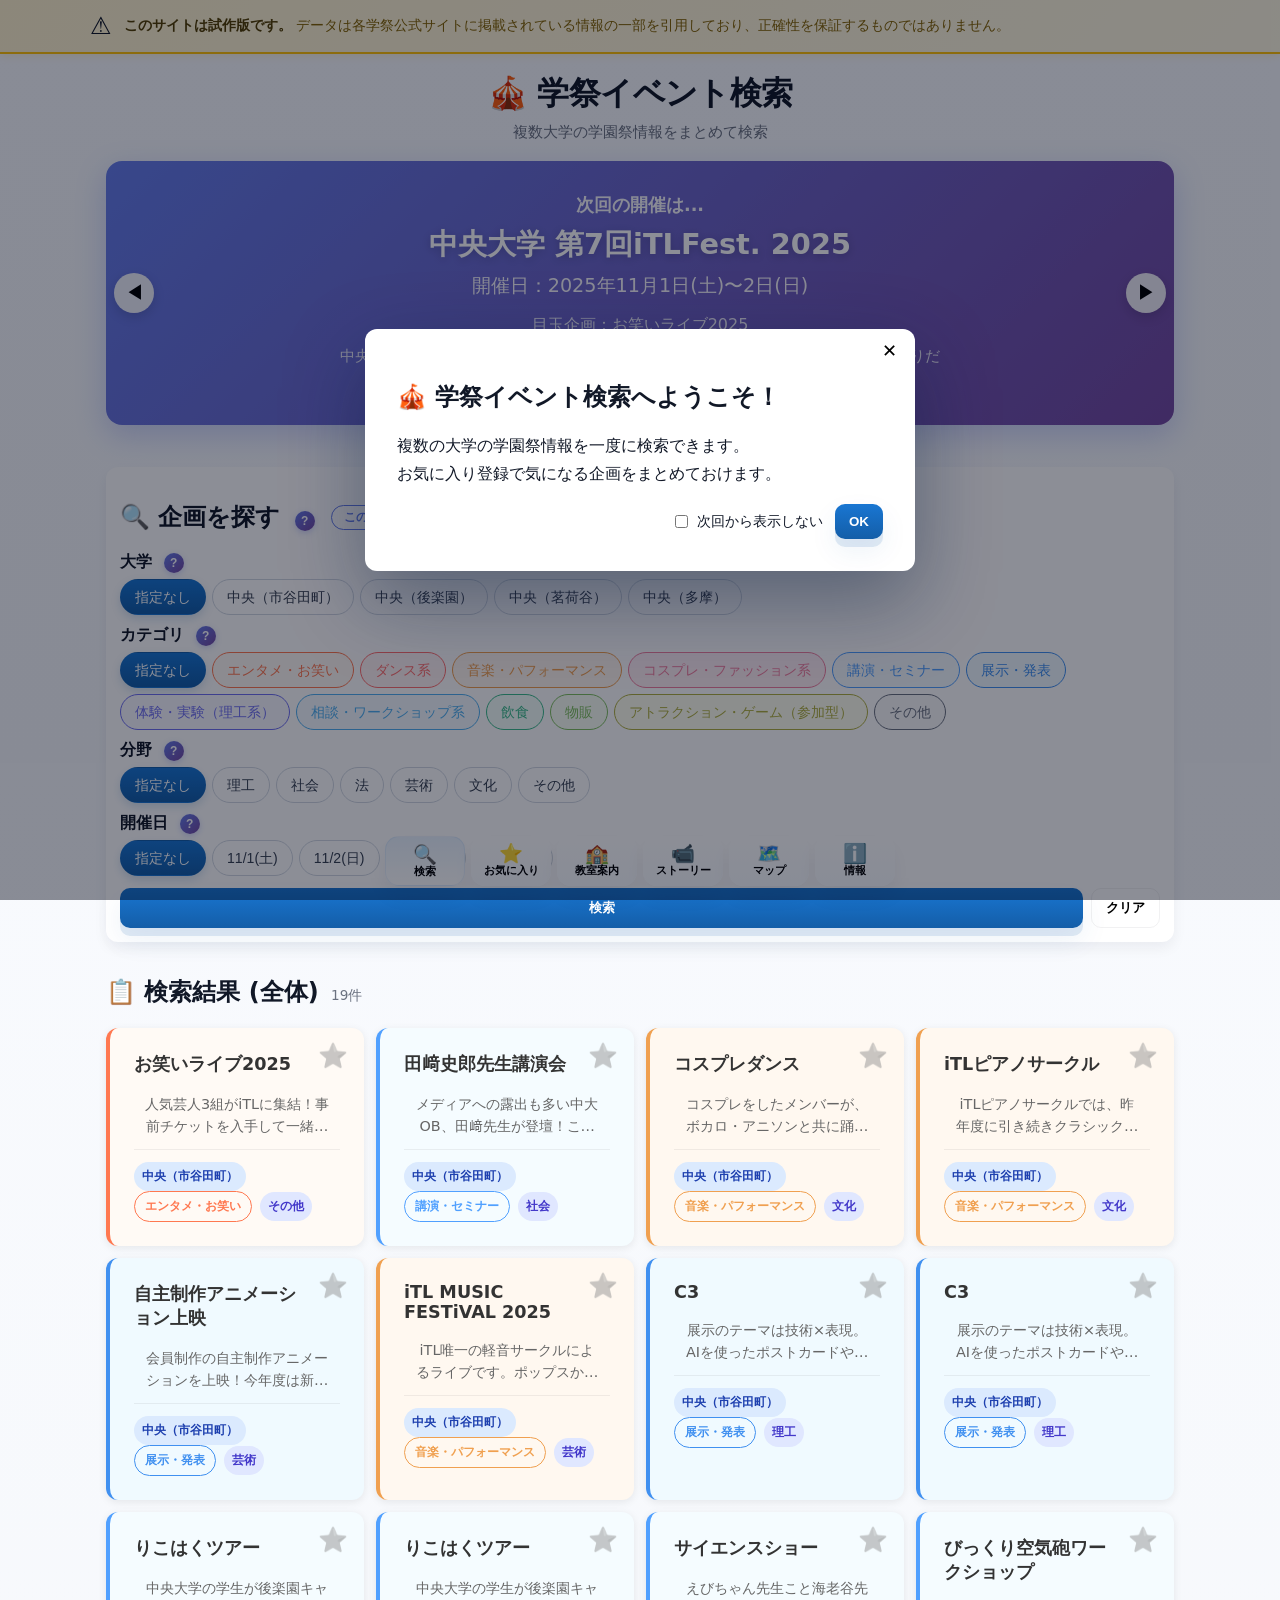
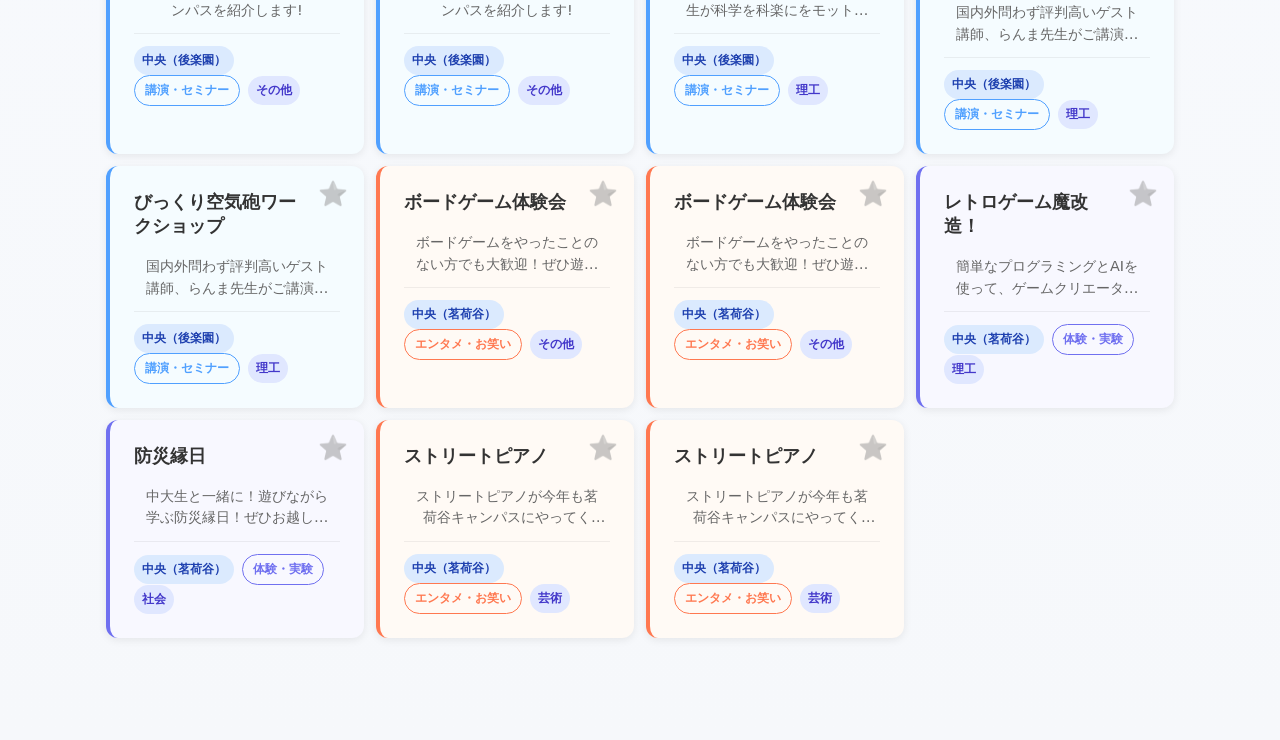
<file: index.html>
<!DOCTYPE html>
<html lang="ja">
<head>
  <meta charset="utf-8" />
  <meta name="viewport" content="width=device-width,initial-scale=1" />
  <title>学祭イベント検索</title>
  <!-- OGP -->
  <meta name="description" content="複数の大学の学園祭企画をまとめて検索できます。大学・カテゴリ・分野・開催日で絞り込んで、気になる企画を見つけよう！" />
  <meta property="og:title" content="学祭イベント検索" />
  <meta property="og:description" content="複数の大学の学園祭企画をまとめて検索できます。大学・カテゴリ・分野・開催日で絞り込んで、気になる企画を見つけよう！" />
  <meta property="og:type" content="website" />
  <meta property="og:url" content="https://itlfest-test.github.io/2025Ex-3/index.html" />
  <meta property="og:site_name" content="学祭イベント検索" />
  <meta property="og:locale" content="ja_JP" />
  <meta name="twitter:card" content="summary" />
  <meta name="twitter:title" content="学祭イベント検索" />
  <meta name="twitter:description" content="複数の大学の学園祭企画をまとめて検索できます。大学・カテゴリ・分野・開催日で絞り込んで、気になる企画を見つけよう！" />
  <meta name="twitter:site" content="@itlfest_executive_committie" />
  <link rel="stylesheet" href="styles.css" />
</head>
<body>

  <div class="notice-banner">
    <div class="notice-content">
      <span class="notice-icon">⚠️</span>
      <p class="notice-text">
        <strong>このサイトは試作版です。</strong>
        データは各学祭公式サイトに掲載されている情報の一部を引用しており、正確性を保証するものではありません。
      </p>
    </div>
  </div>

  <header class="site-header">
    <h1>🎪 学祭イベント検索</h1>
    <p class="subtitle">複数大学の学園祭情報をまとめて検索</p>
  </header>

  <section id="festival-slider-section" class="festival-slider">
    <div class="slider-container">
      <button class="slider-btn prev" id="sliderPrev" aria-label="前へ">◀</button>
      <div class="slider-content festival-slider-card" id="sliderContent">
        <h3 class="slider-title">次回の開催は...</h3>
        <p class="slider-festival-name" id="sliderFestivalName">読み込み中...</p>
        <p class="slider-dates" id="sliderDates"></p>
        <p class="slider-highlight" id="sliderHighlight"></p>
        <p class="slider-message" id="sliderMessage"></p>
      </div>
      <button class="slider-btn next" id="sliderNext" aria-label="次へ">▶</button>
    </div>
    <div class="slider-dots" id="sliderDots"></div>
  </section>

  <div class="container">

    <section id="search-area" class="card">
      <h2>🔍 企画を探す
        <button class="info-btn search-help-btn" id="searchHelpBtn" aria-label="検索の説明">?</button>
        <button class="page-help-btn" data-page="search" aria-label="このページについて">このページについて</button>
      </h2>

      <div class="filter-group">
        <label class="filter-title">大学
          <button class="info-btn" data-type="university" aria-label="大学の説明">?</button>
        </label>
        <div class="chip-group" data-field="university"></div>
      </div>

      <div class="filter-group">
        <label class="filter-title">カテゴリ
          <button class="info-btn" data-type="category" aria-label="カテゴリの説明">?</button>
        </label>
        <div class="chip-group" data-field="category"></div>
      </div>

      <div class="filter-group">
        <label class="filter-title">分野
          <button class="info-btn" data-type="field" aria-label="分野の説明">?</button>
        </label>
        <div class="chip-group" data-field="field"></div>
      </div>

      <div class="filter-group">
        <label class="filter-title">開催日
          <button class="info-btn" data-type="date" aria-label="開催日の説明">?</button>
        </label>
        <div class="chip-group" data-field="date"></div>
      </div>

      <div style="display:flex;gap:8px;margin-top:12px;">
        <button id="searchBtn" class="btn primary-3d" style="flex:1;">検索</button>
        <button id="clearBtn" class="btn ghost">クリア</button>
      </div>
    </section>

    <section id="results-area">
      <h2 id="results-title">📋 検索結果 <span id="filter-status" class="filter-status">(全体)</span> <span id="results-count" class="results-count"></span></h2>
      <div id="results" class="results-grid"></div>
      <div id="no-results" class="muted" hidden>該当する企画が見つかりませんでした。</div>
    </section>

    <section id="favorites-area" class="card hidden">
      <h2>⭐ お気に入り <button class="page-help-btn" data-page="favorites" aria-label="このページについて">このページについて</button></h2>
      <div id="favorites-table-wrap">
        <table class="fav-table">
          <thead>
            <tr>
              <th>日付</th>
              <th>時間</th>
              <th>企画名</th>
              <th></th>
            </tr>
          </thead>
          <tbody id="favorites-table-body">
            <tr><td colspan="4" class="muted" style="padding:16px;text-align:center;">お気に入りはまだありません。</td></tr>
          </tbody>
        </table>
      </div>
      <hr style="margin:1.5rem 0;">
      <h3>🕘 履歴</h3>
      <div id="fav-history"></div>
    </section>

    <section id="room-guide-area" class="card hidden">
      <h2>🏫 教室案内 <button class="page-help-btn" data-page="room-guide" aria-label="このページについて">このページについて</button></h2>
      <div class="room-guide-form">
        <div class="room-guide-fixed">
          <span class="room-guide-label">出発地</span>
          <div class="room-guide-origin">📍 キャンパス入口（正門）</div>
        </div>
        <div class="room-guide-arrow">↓</div>
        <div class="room-guide-selects">
          <span class="room-guide-label">到着地</span>
          <select id="room-campus" class="options" style="margin-bottom:8px;">
            <option value="">キャンパスを選択</option>
          </select>
          <select id="room-building" class="options" style="margin-bottom:8px;" disabled>
            <option value="">建物を選択</option>
          </select>
          <select id="room-room" class="options" disabled>
            <option value="">教室を選択</option>
          </select>
        </div>
        <button id="room-guide-btn" class="btn primary-3d" style="margin-top:12px;width:100%;">案内を見る</button>
      </div>
      <div id="room-guide-result" class="hidden" style="margin-top:20px;">
        <div class="room-result-card">
          <div class="room-result-title" id="room-result-title"></div>
          <div class="room-result-desc" id="room-result-desc"></div>
          <div class="room-map-placeholder" id="room-map-placeholder">
            <p>🗺️ フロアマップ</p>
            <p style="font-size:0.85em;color:#9ca3af;">準備中</p>
          </div>
        </div>
      </div>
    </section>

    <section id="story-area" class="card hidden">
      <h2>📹 ストーリー <button class="page-help-btn" data-page="story" aria-label="このページについて">このページについて</button></h2>
      <div id="story-list" class="story-grid"></div>
      <div id="story-empty" style="text-align:center;padding:40px 20px;color:#9ca3af;">
        <p style="font-size:1.4em;">🎬</p>
        <p>動画を準備中です</p>
        <p style="font-size:0.85em;margin-top:4px;">近日公開予定</p>
      </div>
    </section>

    <section id="map-area" class="card hidden">
      <h2>🗺️ キャンパスマップ <button class="page-help-btn" data-page="map" aria-label="このページについて">このページについて</button></h2>
      <!-- ご来場の際のご案内 -->
      <div class="visitor-guide-section">
        <h3>🧭 ご来場の際のご案内</h3>
        <div class="visitor-guide-list">
          <a href="https://itlfest-test.github.io/priorityarea/" id="accessibilityGuideLink" class="visitor-guide-item" target="_blank" rel="noopener">
            <span class="visitor-guide-icon">♿</span>
            <div>
              <div class="visitor-guide-title">車いすスペース・優先席のご案内</div>
              <div class="visitor-guide-desc">バリアフリー設備・優先席の場所をご確認いただけます</div>
            </div>
            <span class="visitor-guide-arrow">›</span>
          </a>
        </div>
      </div>
      <hr style="margin:1.5rem 0;">
      <div style="text-align:center;padding:60px 20px;background:#f9fafb;border-radius:8px;color:#6b7280;">
        <p style="font-size:1.2em;margin-bottom:8px;">🗺️</p>
        <p>マップ機能は準備中です</p>
        <p style="font-size:0.9em;margin-top:8px;">近日公開予定</p>
      </div>
    </section>

    <section id="info-area" class="card hidden">
      <h2>ℹ️ 情報 <button class="page-help-btn" data-page="info" aria-label="このページについて">このページについて</button></h2>
      <!-- ダークモードトグル -->
      <div class="darkmode-toggle-row">
        <span class="darkmode-label">🌙 ダークモード</span>
        <button class="darkmode-toggle" id="darkmodeToggle" aria-label="ダークモード切替">
          <span class="darkmode-thumb"></span>
        </button>
      </div>
      <hr style="margin:1rem 0 2rem;">
      <div class="info-section">
        <h3>🔗 協力大学 学祭公式サイト</h3>
        <div id="links-list" class="links-list"></div>
      </div>
      <hr style="margin:2rem 0;">
      <div class="info-section">
        <h3>📧 お問い合わせ</h3>
        <div id="contact-info" class="contact-info"></div>
      </div>
      <hr style="margin:2rem 0;">
      <div class="info-section">
        <h3>📋 更新履歴</h3>
        <div id="changelog-area"></div>
      </div>
    </section>

  <!-- 更新履歴 全件モーダル -->
  <div id="changelogModal" class="modal hidden">
    <div class="modal-content" style="max-width:560px;">
      <button class="modal-close" id="changelogClose">✕</button>
      <h3 style="margin:0 0 1rem;color:#667eea;">📋 更新履歴 全件</h3>
      <div id="changelog-all"></div>
      <div class="modal-actions">
        <button id="changelogOk" class="btn primary-3d">閉じる</button>
      </div>
    </div>
  </div>

  <!-- ページ説明モーダル -->
  <div id="pageHelpModal" class="modal hidden">
    <div class="modal-content" style="max-width:520px;">
      <button class="modal-close" id="pageHelpClose">✕</button>
      <h3 id="pageHelpTitle" style="margin:0 0 1rem;color:#667eea;"></h3>
      <div id="pageHelpText" style="line-height:1.8;color:#4a5568;font-size:0.95rem;"></div>
      <div class="modal-actions">
        <button id="pageHelpOk" class="btn primary-3d">閉じる</button>
      </div>
    </div>
  </div>

  </div><!-- /.container -->

  <!-- ボトムナビ（PC・タブレット） -->
  <nav class="bottom-nav" id="bottom-nav">
    <button class="nav-btn active" data-view="search">
      <span class="nav-icon">🔍</span>
      <span class="nav-label">検索</span>
    </button>
    <button class="nav-btn" data-view="favorites">
      <span class="nav-icon">⭐</span>
      <span class="nav-label">お気に入り</span>
    </button>
    <button class="nav-btn" data-view="room-guide">
      <span class="nav-icon">🏫</span>
      <span class="nav-label">教室案内</span>
    </button>
    <button class="nav-btn" data-view="story">
      <span class="nav-icon">📹</span>
      <span class="nav-label">ストーリー</span>
    </button>
    <button class="nav-btn" data-view="map">
      <span class="nav-icon">🗺️</span>
      <span class="nav-label">マップ</span>
    </button>
    <button class="nav-btn" data-view="info">
      <span class="nav-icon">ℹ️</span>
      <span class="nav-label">情報</span>
    </button>
  </nav>

  <!-- ハンバーガーボタン（スマホのみ表示・右下） -->
  <button class="hamburger-toggle" id="hamburger-toggle" aria-label="メニューを開く">
    <span></span><span></span><span></span>
  </button>

  <!-- オーバーレイ -->
  <div class="hamburger-overlay" id="hamburger-overlay"></div>

  <!-- スライドアップメニュー -->
  <div class="hamburger-menu" id="hamburger-menu">
    <div class="hamburger-menu-inner">
      <!-- 上段4つ -->
      <button class="nav-btn active" data-view="search">
        <span class="nav-icon">🔍</span>
        <span class="nav-label">検索</span>
      </button>
      <button class="nav-btn" data-view="favorites">
        <span class="nav-icon">⭐</span>
        <span class="nav-label">お気に入り</span>
      </button>
      <button class="nav-btn" data-view="room-guide">
        <span class="nav-icon">🏫</span>
        <span class="nav-label">教室案内</span>
      </button>
      <button class="nav-btn" data-view="info">
        <span class="nav-icon">ℹ️</span>
        <span class="nav-label">情報</span>
      </button>
    </div>
    <div class="hamburger-menu-inner hamburger-menu-bottom">
      <!-- 下段 -->
      <button class="nav-btn" data-view="story">
        <span class="nav-icon">📹</span>
        <span class="nav-label">ストーリー</span>
      </button>
      <button class="nav-btn" data-view="map">
        <span class="nav-icon">🗺️</span>
        <span class="nav-label">マップ</span>
      </button>
      <div class="nav-coming-soon">
        <span class="nav-icon">✨</span>
        <span class="nav-label">coming soon...</span>
      </div>
      <div class="nav-coming-soon">
        <span class="nav-icon">✨</span>
        <span class="nav-label">coming soon...</span>
      </div>
    </div>
  </div>

  <!-- モーダル群 -->
  <div id="introModal" class="modal hidden">
    <div class="modal-content">
      <button id="introClose" class="modal-close">✕</button>
      <h2>🎪 学祭イベント検索へようこそ！</h2>
      <p>複数の大学の学園祭情報を一度に検索できます。<br>お気に入り登録で気になる企画をまとめておけます。</p>
      <div class="modal-actions">
        <label style="display:flex;align-items:center;gap:6px;font-size:0.9rem;">
          <input type="checkbox" id="dontShow"><span>次回から表示しない</span>
        </label>
        <button id="introOk" class="btn primary-3d">OK</button>
      </div>
    </div>
  </div>

  <div id="descModal" class="modal hidden">
    <div class="modal-content">
      <button id="descClose" class="modal-close">✕</button>
      <h3 id="descTitle"></h3>
      <p id="descText"></p>
      <div class="modal-actions">
        <button id="descOk" class="btn primary-3d">閉じる</button>
      </div>
    </div>
  </div>

  <script src="script.js"></script>
</body>
</html>
</file>
<file: styles.css>
/* ダークモード変数 */
:root { color-scheme: only light; }
[data-theme="dark"]{
  --bg:#0f172a;--card:#1e293b;--muted:#94a3b8;
  color-scheme: dark;
}
[data-theme="dark"] body{background:#0f172a;color:#e2e8f0;}
[data-theme="dark"] .card{background:#1e293b;box-shadow:0 6px 14px rgba(0,0,0,0.3);}
/* タイル企画名・本文 */
[data-theme="dark"] .result-card{background:#1e293b;color:#e2e8f0;}
[data-theme="dark"] .result-card h4{color:#f1f5f9 !important;}
[data-theme="dark"] .result-card .muted{color:#94a3b8;}
[data-theme="dark"] .result-card .card-meta{color:#94a3b8;border-top-color:#334155;}
[data-theme="dark"] .university-tag{background:#1e3a5f;color:#93c5fd;}
[data-theme="dark"] .field-tag{background:#312e81;color:#a5b4fc;}
/* モーダル */
[data-theme="dark"] .modal-content{background:#1e293b;color:#e2e8f0;}
[data-theme="dark"] .modal-content p,[data-theme="dark"] #descText{color:#cbd5e1;}
[data-theme="dark"] #descTitle{color:#93c5fd;}
[data-theme="dark"] .modal-close{color:#94a3b8;}
/* お気に入りテーブル */
[data-theme="dark"] .fav-table thead tr{background:#273449;}
[data-theme="dark"] .fav-table th{color:#cbd5e1;border-color:#334155;}
[data-theme="dark"] .fav-table tbody tr:hover{background:#273449;}
[data-theme="dark"] .fav-table-link{color:#93c5fd;}
[data-theme="dark"] .fav-table-date,[data-theme="dark"] .fav-table-time,[data-theme="dark"] .fav-table-uni{color:#94a3b8;}
/* 情報ページ */
[data-theme="dark"] .contact-info{background:#273449;border-color:#334155;}
[data-theme="dark"] .link-card{background:#273449;border-color:#334155;}
[data-theme="dark"] .link-card-title{color:#f1f5f9;}
[data-theme="dark"] .link-card-campus{color:#94a3b8;}
[data-theme="dark"] .link-card-festival{color:#cbd5e1;}
[data-theme="dark"] .link-card-url{color:#93c5fd;}
[data-theme="dark"] .sns-link{color:#93c5fd;}
[data-theme="dark"] .contact-item{background:#1e293b;}
[data-theme="dark"] .contact-label{color:#cbd5e1;}
[data-theme="dark"] .contact-value,[data-theme="dark"] .contact-link{color:#93c5fd;}
[data-theme="dark"] .info-section h3{color:#93c5fd;}
/* 試作バナー */
[data-theme="dark"] .notice-banner{background:linear-gradient(135deg,#2d2a1a,#1e1b0a);border-color:#b45309;}
[data-theme="dark"] .notice-text{color:#fcd34d;}
[data-theme="dark"] .notice-text strong{color:#fde68a;}
[data-theme="dark"] .notice-icon{filter:none;}
/* Chips */
[data-theme="dark"] .chip-btn{background:#1e293b;border-color:#334155;color:#cbd5e1;}
[data-theme="dark"] .chip-btn:hover{background:#273449;border-color:#667eea;color:#93c5fd;}
/* その他 */
[data-theme="dark"] .campus-info-item{background:#273449;}
[data-theme="dark"] .changelog-item{color:#cbd5e1;}
[data-theme="dark"] .changelog-version-date{color:#94a3b8;}
[data-theme="dark"] .changelog-entry{border-bottom-color:#334155;}
[data-theme="dark"] .share-cancel,[data-theme="dark"] .share-option{background:#273449;border-color:#334155;color:#e2e8f0;}
[data-theme="dark"] select.options{background:#1e293b;border-color:#334155;color:#e2e8f0;}
[data-theme="dark"] .btn{background:#1e293b;color:#e2e8f0;}
[data-theme="dark"] .btn.ghost{background:transparent;color:#94a3b8;}
[data-theme="dark"] .hamburger-menu{background:#1e293b;}
[data-theme="dark"] .hamburger-menu .nav-btn{background:#273449;color:#e2e8f0;}
[data-theme="dark"] .hamburger-menu .nav-btn .nav-label{color:#cbd5e1;}
[data-theme="dark"] .nav-btn{background:linear-gradient(180deg,#1e293b,#273449);color:#e2e8f0;}
[data-theme="dark"] .nav-btn .nav-label{color:#94a3b8;}
[data-theme="dark"] .nav-btn.active{background:linear-gradient(180deg,#1e3a5f,#1e293b);}
[data-theme="dark"] .filter-title{color:#e2e8f0;}
[data-theme="dark"] .site-header h1,[data-theme="dark"] h2,[data-theme="dark"] h3{color:#e2e8f0;}
[data-theme="dark"] .subtitle{color:#94a3b8;}
[data-theme="dark"] .room-result-card{background:#273449;border-color:#334155;}
[data-theme="dark"] .room-result-title{color:#93c5fd;}
[data-theme="dark"] .room-result-desc{color:#cbd5e1;}
[data-theme="dark"] .room-map-placeholder{background:#1e293b;color:#94a3b8;}
[data-theme="dark"] .room-guide-fixed{background:#1e3a5f;color:#93c5fd;}
[data-theme="dark"] .campus-info-label{color:#94a3b8;}
[data-theme="dark"] .history-item{background:#273449;border-color:#334155;}
[data-theme="dark"] .page-help-btn{border-color:#667eea;color:#93c5fd;}
[data-theme="dark"] .campus-info-btn{border-color:#667eea;color:#93c5fd;}
.results-count{font-size:0.85rem;color:var(--muted);font-weight:normal;margin-left:4px;}
[data-theme="dark"] .filter-status{color:#94a3b8;}

/* ダークモードトグルスイッチ */
.darkmode-toggle-row{display:flex;align-items:center;gap:12px;padding:8px 0;}
.darkmode-label{font-weight:600;font-size:0.95rem;}
.darkmode-toggle{width:48px;height:26px;border-radius:999px;background:#d1d5db;border:none;cursor:pointer;position:relative;transition:background .2s;padding:0;flex-shrink:0;}
.darkmode-toggle.on{background:linear-gradient(135deg,#667eea,#764ba2);}
.darkmode-thumb{position:absolute;top:3px;left:3px;width:20px;height:20px;border-radius:50%;background:#fff;transition:transform .2s;display:block;}
.darkmode-toggle.on .darkmode-thumb{transform:translateX(22px);}

/* モーダルスクロール: 背面スクロールを防ぐ */
body.modal-open{overflow:hidden;}

:root{--bg:#f6f8fb;--card:#ffffff;--accent:#1976d2;--accent-dark:#145ea8;--muted:#6b7280;--radius:12px;--shadow-1:0 6px 14px rgba(16,24,40,0.06);}
*{box-sizing:border-box;}
body{margin:0;font-family:system-ui,-apple-system,"Segoe UI Emoji","Apple Color Emoji","Noto Color Emoji","Noto Sans JP","Hiragino Kaku Gothic ProN","Yu Gothic",Roboto,sans-serif;background:linear-gradient(180deg,#f9fbff 0%,var(--bg) 100%);color:#111827;-webkit-font-smoothing:antialiased;padding-bottom:calc(env(safe-area-inset-bottom) + 90px);}

/* ヘッダー */
.site-header{padding:18px 16px;text-align:center;}
.site-header h1{margin:0;font-size:2rem;font-weight:800;letter-spacing:-0.02em;}
.subtitle{margin:6px 0 0;color:var(--muted);font-size:0.95rem;}

.container{max-width:1100px;margin:12px auto;padding:0 16px;display:grid;grid-template-columns:1fr;gap:14px;}
.card{background:var(--card);border-radius:var(--radius);box-shadow:var(--shadow-1);padding:14px;}
.filter-group{margin:10px 0;}
.filter-title{display:block;font-weight:600;margin-bottom:6px;}

/* Choice Chips */
.chip-group{display:flex;flex-wrap:wrap;gap:6px;margin-top:4px;}
.chip-btn{
  border:1.5px solid #d0d7e1;
  padding:6px 14px;
  border-radius:999px;
  cursor:pointer;
  background:#fff;
  font-size:0.88rem;
  font-weight:500;
  color:#374151;
  transition:all .15s ease;
  line-height:1.4;
  white-space:nowrap;
  /* タップ領域を確保 */
  min-height:36px;
  touch-action:manipulation;
}
.chip-btn:hover{border-color:#1976d2;color:#1976d2;background:#eff6ff;}
.chip-btn.active{
  background:linear-gradient(180deg,var(--accent),var(--accent-dark));
  color:#fff;
  border-color:transparent;
  box-shadow:0 4px 10px rgba(20,94,168,0.18);
}
/* カテゴリChip: 非選択 */
.chip-btn.chip-colored{
  background:var(--chip-bg,#f3f4f6);
  border-color:var(--chip-border,#d0d7e1);
  color:var(--chip-color,#374151);
}
/* カテゴリChip: ホバー → カテゴリ色を少し濃く */
.chip-btn.chip-colored:hover{
  background:var(--chip-border,#d0d7e1);
  border-color:var(--chip-border,#d0d7e1);
  color:#fff;
}
/* カテゴリChip: 選択 → ホバーと同じ色（統一） */
.chip-btn.chip-colored.active{
  background:var(--chip-border,var(--accent));
  color:#fff;
  border-color:transparent;
  box-shadow:0 4px 10px rgba(0,0,0,0.12);
}

/* カード内タグ */
.category-tag{display:inline-block;padding:2px 10px;border-radius:999px;font-size:0.78rem;font-weight:600;margin-right:4px;}
.university-tag{display:inline-block;background:#dbeafe;color:#1e40af;padding:2px 8px;border-radius:999px;font-size:0.78rem;font-weight:600;margin-right:4px;}
.field-tag{display:inline-block;background:#e0e7ff;color:#4338ca;padding:2px 8px;border-radius:999px;font-size:0.78rem;font-weight:600;margin-right:4px;}

.btn{border-radius:10px;padding:10px 14px;font-weight:600;border:1px solid rgba(16,24,40,0.06);background:#fff;cursor:pointer;touch-action:manipulation;}
.btn.ghost{background:transparent;}
.btn.primary-3d{background:linear-gradient(180deg,var(--accent),var(--accent-dark));color:#fff;box-shadow:0 8px 0 rgba(20,94,168,0.12),0 12px 28px rgba(20,94,168,0.08);border:none;transition:transform .08s cubic-bezier(.2,.9,.3,1),box-shadow .08s;}
.btn.primary-3d:active{transform:translateY(3px);box-shadow:0 4px 0 rgba(20,94,168,0.08);}

.results-grid{display:grid;gap:12px;grid-template-columns:repeat(auto-fill,minmax(220px,1fr));margin-top:12px;}
.result-card{position:relative;background:white;border-radius:12px;padding:1.5rem;box-shadow:0 2px 8px rgba(0,0,0,0.08);cursor:pointer;transition:transform 0.2s,box-shadow 0.2s;border-left:4px solid #e5e7eb;}
.result-card--colored{background:var(--card-cat-bg, white);}
.result-card:hover{box-shadow:0 4px 16px rgba(0,0,0,0.12);transform:translateY(-2px);}
.result-card h4{margin:0 2.5rem 0.5rem 0;font-size:1.1rem;color:#333;}
.result-card .muted{color:#666;font-size:0.9rem;margin:0.5rem 0;line-height:1.5;}
.result-card .card-meta{margin-top:1rem;padding-top:0.75rem;border-top:1px solid rgba(0,0,0,0.06);font-size:0.85rem;color:#888;line-height:2;}
/* ダークモード時はカテゴリ背景色を無効化して暗い背景に統一 */
[data-theme="dark"] .result-card--colored{background:#1e293b !important;}
.fav-btn{position:absolute;top:0.75rem;right:0.75rem;background:transparent;border:none;font-size:1.5rem;cursor:pointer;padding:0.25rem;line-height:1;transition:all 0.2s ease;filter:grayscale(100%) brightness(0.7);opacity:0.5;touch-action:manipulation;}
.fav-btn:hover{transform:scale(1.2);filter:grayscale(100%) brightness(0.9);opacity:0.8;}
.fav-btn.active{filter:grayscale(0%) brightness(1.1);opacity:1;animation:favPulse 0.3s ease;}
@keyframes favPulse{0%,100%{transform:scale(1);}50%{transform:scale(1.3);}}

/* ============================
   ボトムナビ（PC・タブレット: 601px以上）
============================ */
.bottom-nav{
  position:fixed;bottom:calc(env(safe-area-inset-bottom) + 14px);
  left:0;width:100%;
  display:flex;justify-content:center;gap:6px;
  z-index:80;padding:0 8px;
}
.nav-btn{
  border:none;
  background:linear-gradient(180deg,#fff,#f8fbff);
  padding:8px 10px;border-radius:14px;
  box-shadow:0 10px 20px rgba(9,30,66,0.06);
  cursor:pointer;display:flex;flex-direction:column;
  align-items:center;gap:2px;font-weight:700;
  min-width:0;flex:1;max-width:80px;
  touch-action:manipulation;
}
.nav-btn .nav-icon{font-size:1.2rem;line-height:1;}
.nav-btn .nav-label{font-size:0.68rem;line-height:1;white-space:nowrap;}
.nav-btn.active{background:linear-gradient(180deg,#eaf4ff,var(--card));border:1px solid rgba(25,118,210,0.08);}

/* ============================
   ハンバーガー（スマホ: 600px以下）
============================ */
.hamburger-toggle{
  display:none; /* JSでなくCSSで制御 */
  position:fixed;
  bottom:calc(env(safe-area-inset-bottom) + 16px);
  right:16px;
  z-index:100;
  width:52px;height:52px;
  border-radius:50%;
  background:linear-gradient(180deg,var(--accent),var(--accent-dark));
  border:none;
  cursor:pointer;
  box-shadow:0 4px 16px rgba(20,94,168,0.35);
  flex-direction:column;
  align-items:center;
  justify-content:center;
  gap:5px;
  padding:0;
  touch-action:manipulation;
}
.hamburger-toggle span{
  display:block;width:22px;height:2.5px;
  background:#fff;border-radius:2px;
}

/* オーバーレイ: pointer-eventsのみで制御（display切り替えなし） */
.hamburger-overlay{
  position:fixed;inset:0;
  background:rgba(0,0,0,0.4);
  z-index:85;
  opacity:0;
  pointer-events:none;
  transition:opacity .25s;
}
.hamburger-overlay.open{opacity:1;pointer-events:auto;}

/* スライドアップメニュー */
.hamburger-menu{
  display:none;
  position:fixed;
  bottom:0;left:0;right:0;
  z-index:90;
  background:#fff;
  border-radius:20px 20px 0 0;
  box-shadow:0 -8px 32px rgba(9,30,66,0.15);
  padding:8px 12px calc(env(safe-area-inset-bottom) + 12px);
  transform:translateY(100%);
  transition:transform .3s cubic-bezier(.2,.9,.3,1);
  /* コンテンツのタッチを妨げないようにpointer-eventsを閉じているとき無効化 */
  pointer-events:none;
}
.hamburger-menu.open{transform:translateY(0);pointer-events:auto;}
.hamburger-menu-inner{display:grid;grid-template-columns:repeat(4,1fr);gap:8px;margin-bottom:8px;}
.hamburger-menu-bottom{grid-template-columns:repeat(4,1fr);margin-bottom:0;}
.hamburger-menu .nav-btn{max-width:none;padding:12px 8px;border-radius:12px;background:linear-gradient(180deg,#f9fbff,#fff);box-shadow:0 2px 8px rgba(9,30,66,0.06);}
.hamburger-menu .nav-btn .nav-icon{font-size:1.3rem;}
.hamburger-menu .nav-btn .nav-label{font-size:0.68rem;}
.nav-coming-soon{display:flex;flex-direction:column;align-items:center;gap:2px;padding:12px 8px;border-radius:12px;background:rgba(0,0,0,0.03);border:1.5px dashed #d1d5db;opacity:0.5;}
.nav-coming-soon .nav-icon{font-size:1.1rem;line-height:1;}
.nav-coming-soon .nav-label{font-size:0.6rem;color:#9ca3af;white-space:nowrap;}

/* スマホ: ハンバーガー表示、ボトムナビ非表示 */
@media(max-width:600px){
  .bottom-nav{display:none !important;}
  .hamburger-toggle{display:flex;}
  .hamburger-menu{display:block;}
  body{padding-bottom:calc(env(safe-area-inset-bottom) + 20px);}
}

/* 履歴 */
.history-list{display:flex;flex-direction:column;gap:8px;margin-top:6px;}
.history-item{display:flex;gap:8px;align-items:center;justify-content:space-between;padding:8px;border-radius:8px;background:#fff;border:1px solid rgba(9,30,66,0.03);}

/* お気に入りテーブル */
.fav-table-wrap{overflow-x:auto;border-radius:10px;border:1px solid #e5e7eb;margin-bottom:8px;}
.fav-table{width:100%;border-collapse:collapse;font-size:0.9rem;}
.fav-table thead tr{background:#f3f4f6;}
.fav-table th{padding:10px 12px;text-align:left;font-weight:600;color:#374151;border-bottom:2px solid #e5e7eb;white-space:nowrap;}
.fav-table tbody tr{border-bottom:1px solid #f3f4f6;transition:background 0.15s;}
.fav-table tbody tr:last-child{border-bottom:none;}
.fav-table tbody tr:hover{background:#f9fafb;}
.fav-table-date{padding:10px 12px;white-space:nowrap;color:var(--muted);font-size:0.85rem;min-width:80px;}
.fav-table-time{padding:10px 8px;white-space:nowrap;color:#374151;font-size:0.85rem;min-width:60px;}
.fav-table-name{padding:10px 8px;width:100%;}
.fav-table-link{color:var(--accent);text-decoration:none;font-weight:600;display:block;line-height:1.4;}
.fav-table-link:hover{text-decoration:underline;}
.fav-table-uni{font-size:0.8rem;color:var(--muted);margin-top:2px;}
.fav-table .fav-btn{position:static;font-size:1.2rem;}

/* モーダル */
.modal{position:fixed;inset:0;display:flex;align-items:center;justify-content:center;background:rgba(2,6,23,0.45);z-index:200;overflow:hidden;}
.modal-content{width:90%;max-width:520px;max-height:80vh;overflow-y:auto;background:var(--card);border-radius:12px;padding:1.6rem 1.4rem;box-shadow:0 30px 80px rgba(9,30,66,0.4);position:relative;}
.modal-content p{line-height:1.75;font-size:0.95rem;}
.modal-close{position:absolute;right:12px;top:10px;border:none;background:transparent;font-size:18px;cursor:pointer;}
.modal-actions{display:flex;gap:12px;align-items:center;justify-content:flex-end;margin-top:12px;}

.hidden{display:none !important;}
.muted{color:var(--muted);text-align:center;padding:10px;}

/* 告知バー */
.notice-banner{background:linear-gradient(135deg,#fff3cd 0%,#fff8e1 100%);border-bottom:2px solid #ffc107;padding:12px 16px;box-shadow:0 2px 8px rgba(255,193,7,0.15);}
.notice-content{max-width:1100px;margin:0 auto;display:flex;align-items:center;gap:12px;}
.notice-icon{font-size:1.5rem;flex-shrink:0;}
.notice-text{margin:0;font-size:0.9rem;line-height:1.5;color:#856404;}
.notice-text strong{color:#533f03;font-weight:700;}

/* スライダー */
.festival-slider{max-width:1100px;margin:0 auto 1rem;padding:0 16px;}
.slider-container{position:relative;background:linear-gradient(135deg,#667eea 0%,#764ba2 100%);border-radius:16px;padding:2rem 3rem;box-shadow:0 10px 30px rgba(102,126,234,0.3);color:white;min-height:200px;display:flex;align-items:center;gap:1rem;}
.slider-btn{position:absolute;top:50%;transform:translateY(-50%);background:rgba(255,255,255,0.9);border:none;width:40px;height:40px;border-radius:50%;font-size:1.2rem;cursor:pointer;transition:all 0.2s ease;box-shadow:0 4px 12px rgba(0,0,0,0.15);z-index:10;touch-action:manipulation;}
.slider-btn:hover{background:white;transform:translateY(-50%) scale(1.1);}
.slider-btn.prev{left:0.5rem;}.slider-btn.next{right:0.5rem;}
.slider-content{flex:1;text-align:center;animation:fadeIn 0.5s ease;}
@keyframes fadeIn{from{opacity:0;transform:translateY(10px);}to{opacity:1;transform:translateY(0);}}
.slider-title{font-size:1.1rem;margin:0 0 0.5rem;opacity:0.95;font-weight:600;}
.slider-festival-name{font-size:1.8rem;font-weight:700;margin:0 0 0.5rem;text-shadow:0 2px 8px rgba(0,0,0,0.2);}
.slider-dates{font-size:1.2rem;margin:0 0 1rem;opacity:0.95;}
.slider-highlight{font-size:1rem;margin:0 0 0.5rem;opacity:0.9;}
.slider-message{font-size:0.95rem;line-height:1.6;margin:0 auto;opacity:0.9;max-width:600px;}
.slider-dots{display:flex;justify-content:center;gap:8px;margin-top:1rem;}
.slider-dot{width:10px;height:10px;border-radius:50%;background:rgba(102,126,234,0.3);border:none;cursor:pointer;transition:all 0.3s ease;padding:0;}
.slider-dot.active{background:#667eea;transform:scale(1.3);}
.festival-slider-card{cursor:pointer;transition:transform 0.2s;}
.festival-slider-card:hover{transform:scale(1.02);}

/* 情報ボタン */
.info-btn{display:inline-flex;align-items:center;justify-content:center;width:20px;height:20px;border-radius:50%;background:linear-gradient(135deg,#667eea,#764ba2);color:white;border:none;font-size:0.75rem;font-weight:bold;cursor:pointer;margin-left:6px;transition:all 0.2s ease;box-shadow:0 2px 6px rgba(102,126,234,0.3);touch-action:manipulation;}
.info-btn:hover{transform:scale(1.2);box-shadow:0 4px 12px rgba(102,126,234,0.5);}
#descModal .modal-content{max-width:500px;}
#descTitle{color:#667eea;margin:0 0 1rem;font-size:1.3rem;}
#descText{line-height:1.8;color:#4a5568;}

/* リンク・問い合わせ */
.info-section{margin-bottom:2rem;}
.info-section h3{margin:0 0 1rem;color:#2d3748;font-size:1.2rem;border-bottom:2px solid #667eea;padding-bottom:0.5rem;}
.links-list{display:grid;gap:1rem;grid-template-columns:repeat(auto-fill,minmax(280px,1fr));}
.link-card{background:linear-gradient(135deg,#f7fafc 0%,#edf2f7 100%);border-radius:12px;padding:1rem;border:1px solid rgba(102,126,234,0.1);transition:all 0.3s ease;}
.link-card:hover{transform:translateY(-4px);box-shadow:0 8px 20px rgba(102,126,234,0.15);border-color:rgba(102,126,234,0.3);}
.link-card-title{font-weight:700;color:#2d3748;margin:0 0 0.25rem;font-size:1rem;}
.link-card-campus{font-size:0.85rem;color:#718096;margin:0 0 0.5rem;}
.link-card-festival{font-size:0.9rem;color:#4a5568;margin:0 0 0.75rem;}
.link-card-url{display:block;color:#667eea;text-decoration:none;font-size:0.9rem;margin-bottom:0.5rem;word-break:break-all;transition:color 0.2s ease;}
.link-card-url:hover{color:#764ba2;text-decoration:underline;}
.link-card-sns{display:flex;gap:1rem;margin-top:0.75rem;padding-top:0.75rem;border-top:1px solid rgba(0,0,0,0.05);}
.sns-link{color:#4a5568;text-decoration:none;font-size:0.85rem;transition:color 0.2s ease;}
.sns-link:hover{color:#667eea;}
.contact-info{background:linear-gradient(135deg,#f7fafc 0%,#edf2f7 100%);border-radius:12px;padding:1.5rem;border:1px solid rgba(102,126,234,0.1);}
.contact-message{color:#4a5568;line-height:1.7;margin:0 0 1.5rem;}
.contact-item{display:flex;align-items:center;gap:1rem;margin-bottom:1rem;padding:0.75rem;background:white;border-radius:8px;}
.contact-label{font-weight:700;color:#2d3748;min-width:120px;}
.contact-value{color:#667eea;word-break:break-all;}
.contact-link{color:#667eea;text-decoration:none;transition:color 0.2s ease;}
.contact-link:hover{color:#764ba2;text-decoration:underline;}

.event-summary{display:-webkit-box;-webkit-line-clamp:2;-webkit-box-orient:vertical;overflow:hidden;text-overflow:ellipsis;line-height:1.7em;max-height:3.4em;min-height:3.4em;}

/* 教室案内 */
select.options{width:100%;padding:10px;border-radius:10px;border:1px solid #d0d7e1;background:#fff;font-size:0.95rem;appearance:none;}

/* ページ説明ボタン */
.page-help-btn{display:inline-flex;align-items:center;background:transparent;border:1.5px solid #667eea;color:#667eea;border-radius:999px;padding:3px 12px;font-size:0.78rem;font-weight:600;cursor:pointer;margin-left:8px;transition:all .15s ease;vertical-align:middle;}
.page-help-btn:hover{background:#667eea;color:#fff;}

/* キャンパス情報ボタン */
.campus-info-btn{display:inline-block;margin-top:10px;background:transparent;border:1.5px solid #667eea;color:#667eea;border-radius:8px;padding:6px 14px;font-size:0.85rem;font-weight:600;cursor:pointer;transition:all .15s ease;width:100%;}
.campus-info-btn:hover{background:#667eea;color:#fff;}

/* キャンパス情報モーダル内グリッド */
.campus-info-grid{display:grid;grid-template-columns:1fr;gap:8px;margin-bottom:16px;}
.campus-info-item{display:flex;flex-direction:column;gap:3px;background:#f7fafc;border-radius:8px;padding:10px 12px;}
.campus-info-item--full{grid-column:1/-1;}
.campus-info-label{font-weight:700;color:#4a5568;font-size:0.82rem;}

/* 更新履歴 */
.changelog-version-badge{display:flex;align-items:center;gap:10px;margin-bottom:12px;}
.changelog-version-num{background:linear-gradient(135deg,#667eea,#764ba2);color:#fff;font-weight:700;font-size:0.95rem;padding:4px 12px;border-radius:999px;}
.changelog-version-date{color:var(--muted);font-size:0.88rem;}
.changelog-list{margin:0 0 12px;padding-left:1.4em;list-style:none;}
.changelog-item{position:relative;padding:4px 0;font-size:0.9rem;color:#374151;line-height:1.6;}
.changelog-item::before{content:"・";position:absolute;left:-1.2em;color:#667eea;}
.changelog-more-btn{background:transparent;border:1.5px solid #667eea;color:#667eea;border-radius:999px;padding:6px 20px;font-size:0.88rem;font-weight:600;cursor:pointer;transition:all .15s ease;}
.changelog-more-btn:hover{background:#667eea;color:#fff;}
.changelog-entry{margin-bottom:1.2rem;padding-bottom:1.2rem;border-bottom:1px solid #f0f0f0;}
.changelog-entry:last-child{border-bottom:none;margin-bottom:0;}
.changelog-entry-header{display:flex;align-items:center;gap:10px;margin-bottom:8px;}
.room-result-card{background:#f9fafb;border:1px solid #e5e7eb;border-radius:12px;padding:16px;}
.room-result-title{font-weight:700;color:#1e3a8a;margin-bottom:8px;font-size:1rem;}
.room-result-desc{color:#374151;line-height:1.7;margin-bottom:12px;}
.room-map-placeholder{background:#f3f4f6;border-radius:8px;padding:20px;text-align:center;color:#9ca3af;}
.room-guide-form{display:flex;flex-direction:column;gap:8px;}
.room-guide-fixed{background:#eaf4ff;border-radius:8px;padding:10px 14px;font-size:0.9rem;color:#1e40af;}
.room-guide-label{font-weight:600;font-size:0.85rem;color:var(--muted);display:block;margin-bottom:4px;}
.room-guide-origin{font-weight:600;color:#1e40af;}
.room-guide-arrow{text-align:center;font-size:1.2rem;color:var(--muted);}
.room-guide-selects{display:flex;flex-direction:column;gap:8px;}

/* ご来場の際のご案内 */
.visitor-guide-section{margin-bottom:0;}
.visitor-guide-section h3{margin:0 0 12px;color:#2d3748;font-size:1.1rem;border-bottom:2px solid #667eea;padding-bottom:0.5rem;}
.visitor-guide-list{display:flex;flex-direction:column;gap:8px;}
.visitor-guide-item{display:flex;align-items:center;gap:12px;padding:14px 16px;border-radius:12px;background:linear-gradient(135deg,#f7fafc,#edf2f7);border:1px solid rgba(102,126,234,0.15);text-decoration:none;color:#2d3748;transition:all .2s;}
.visitor-guide-item:hover{transform:translateY(-2px);box-shadow:0 4px 12px rgba(102,126,234,0.15);border-color:rgba(102,126,234,0.3);}
.visitor-guide-icon{font-size:1.6rem;flex-shrink:0;}
.visitor-guide-title{font-weight:700;font-size:0.95rem;margin-bottom:2px;}
.visitor-guide-desc{font-size:0.82rem;color:#718096;}
.visitor-guide-arrow{font-size:1.4rem;color:#667eea;margin-left:auto;flex-shrink:0;}
[data-theme="dark"] .visitor-guide-item{background:#273449;border-color:#334155;color:#e2e8f0;}
[data-theme="dark"] .visitor-guide-title{color:#f1f5f9;}
[data-theme="dark"] .visitor-guide-desc{color:#94a3b8;}
[data-theme="dark"] .visitor-guide-section h3{color:#93c5fd;}
[data-theme="dark"] .visitor-guide-arrow{color:#93c5fd;}

/* ストーリー */
.story-grid{display:grid;gap:16px;grid-template-columns:repeat(auto-fill,minmax(280px,1fr));margin-top:8px;}
.story-card{background:#f9fafb;border:1px solid #e5e7eb;border-radius:12px;padding:14px;display:flex;flex-direction:column;gap:8px;cursor:pointer;transition:transform 0.2s,box-shadow 0.2s;}
.story-card:hover{transform:translateY(-2px);box-shadow:0 4px 16px rgba(0,0,0,0.1);}
.story-title{font-weight:700;font-size:0.95rem;color:#111827;}
.story-desc{font-size:0.85rem;color:var(--muted);line-height:1.6;}
.story-thumb{width:100%;aspect-ratio:16/9;object-fit:cover;border-radius:8px;}
.story-thumb-placeholder{background:#e5e7eb;border-radius:8px;aspect-ratio:16/9;display:flex;align-items:center;justify-content:center;font-size:2rem;color:#9ca3af;}
.story-info{display:flex;flex-direction:column;gap:4px;}

/* レスポンシブ */
@media(max-width:720px){
  .results-grid{grid-template-columns:repeat(auto-fill,minmax(200px,1fr));}
  .container{padding:0 12px;}
  .slider-container{padding:1.5rem 2.5rem;min-height:180px;}
  .slider-festival-name{font-size:1.4rem;}
  .slider-dates{font-size:1rem;}
  .slider-message{font-size:0.85rem;}
  .links-list{grid-template-columns:1fr;}
  .slider-btn{width:36px;height:36px;font-size:1rem;}
  .story-grid{grid-template-columns:1fr;}
  .notice-banner{padding:10px 12px;}
  .notice-icon{font-size:1.2rem;}
  .notice-text{font-size:0.85rem;}
}
@media(max-width:480px){
  .site-header h1{font-size:1.6rem;}
  .slider-container{padding:1.5rem 2rem;min-height:160px;}
  .slider-title{font-size:0.95rem;}
  .slider-festival-name{font-size:1.2rem;}
  .slider-dates{font-size:0.9rem;}
  .slider-highlight{font-size:0.85rem;}
  .slider-message{font-size:0.8rem;}
  .contact-item{flex-direction:column;align-items:flex-start;gap:0.5rem;}
  .contact-label{min-width:auto;}
  .chip-btn{font-size:0.82rem;padding:5px 11px;}
}
@media(max-width:360px){.modal-content{padding:1.2rem 1rem;}.modal-content p{font-size:0.88rem;}}
@media(min-width:768px){.modal-content{max-width:550px;padding:2rem 2rem;}.modal-content p{font-size:1rem;}}
</file>
